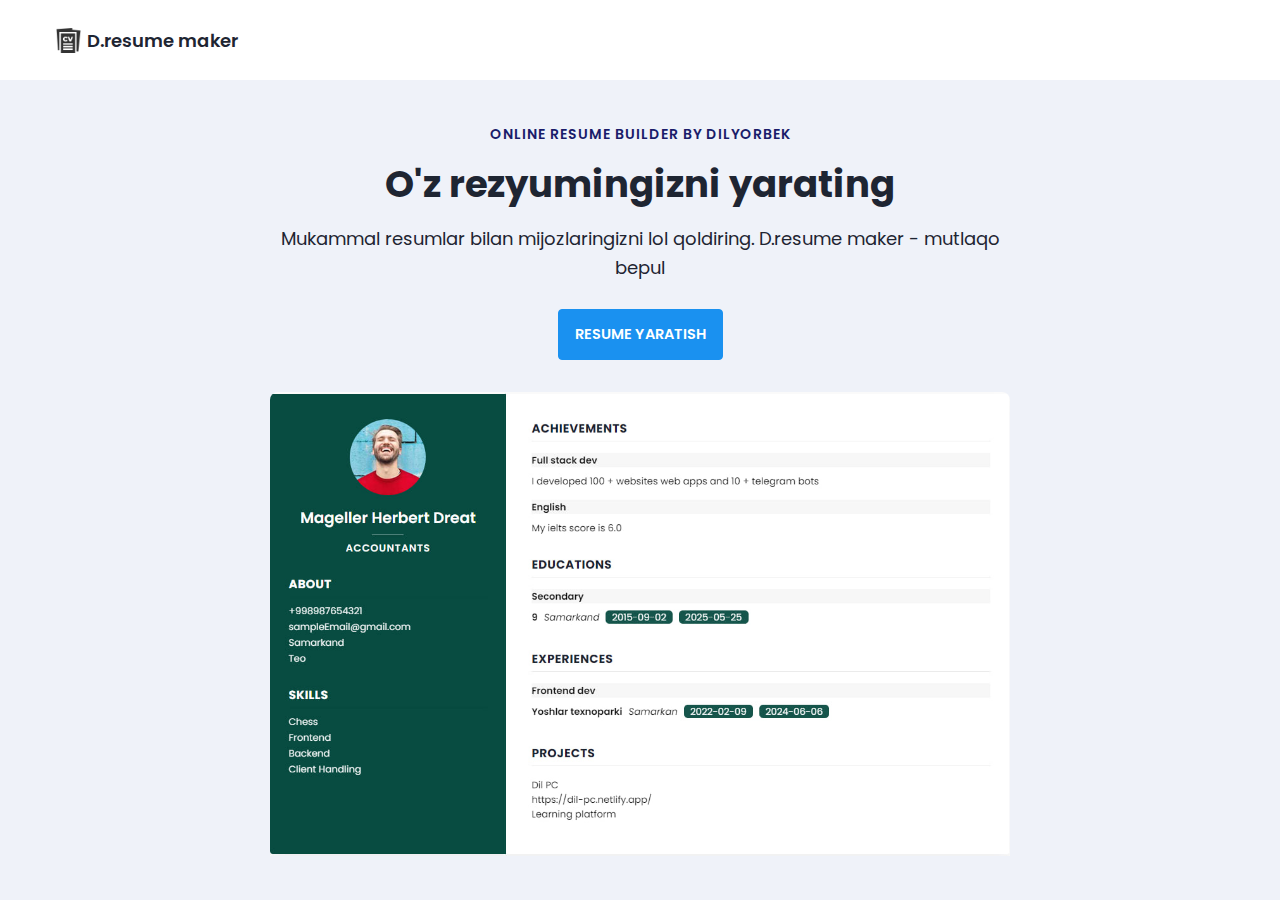
<file: index.html>
<!DOCTYPE html>
<html>

<head>
    <meta charset="utf-8">
    <meta http-equiv="X-UA-Compatible" content="IE=edge">
    <title>Home Page</title>
    <meta name="description" content="">
    <meta name="viewport" content="width=device-width, initial-scale=1">
    <link rel="stylesheet" href="assets/css/main.css">
</head>

<body>

    <nav class="navbar bg-white">
        <div class="container">
            <div class="navbar-content">
                <div class="brand-and-toggler">
                    <a href="/" class="navbar-brand">
                        <img src="assets/images/curriculum-vitae.png" alt="" class="navbar-brand-icon">
                        <span class="navbar-brand-text">D.resume maker </span>
                    </a>
            
                </div>
            </div>
        </div>
    </nav>

    <header class="header bg-bright" id="header">
        <div class="container">
            <div class="header-content text-center">
                <h6 class="text-uppercase text-blue-dark fs-14 fw-6 ls-1">online resume builder by Dilyorbek</h6>
                <h1 class="lg-title">O'z rezyumingizni yarating</h1>
                <p class="text-dark fs-18">Mukammal resumlar bilan mijozlaringizni lol qoldiring. D.resume maker - mutlaqo bepul</p>
                <a href="/resume" class="btn btn-primary text-uppercase">Resume yaratish</a>
                <img src="/assets/images/smaple-resume.jpg">
            </div>
        </div>
    </header>

 



</body>

</html>
</file>
<file: assets/css/main.css>
@import url("https://fonts.googleapis.com/css2?family=Manrope:wght@200;300;400;500;600;700;800&family=Poppins:ital,wght@0,100;0,200;0,300;0,400;0,500;0,600;0,700;0,800;0,900;1,100;1,200;1,300;1,400;1,500;1,600;1,700;1,800;1,900&display=swap");

:root {
    --clr-blue: #1a91f0;
    --clr-blue-mid: #1170cd;
    --clr-blue-dark: #1a1c6a;
    --clr-white: #fff;
    --clr-bright: #eff2f9;
    --clr-dark: #1e2532;
    --clr-black: #000;
    --clr-grey: #656e83;
    --clr-green: #084c41;
    --font-poppins: "Poppins", sans-serif;
    --font-manrope: "Manrope", sans-serif;
    --transition: all 300ms ease-in-out;
}

* {
    padding: 0;
    margin: 0;
    box-sizing: border-box;
}

html {
    font-size: 10px;
}

body {
    font-size: 1.6rem;
    font-family: var(--font-poppins);
}

button {
    border: none;
    background-color: transparent;
    outline: 0;
    cursor: pointer;
    font-family: inherit;
}

img {
    width: 100%;
    display: block;
}

a {
    text-decoration: none;
}

/* fonts */
.font-poppins {
    font-family: var(--font-poppins);
}
.font-manrope {
    font-family: var(--font-manrope);
}

/* text colors */
.text-blue {
    color: var(--clr-blue);
}
.text-blue-mid {
    color: var(--clr-blue-mid);
}
.text-blue-dark {
    color: var(--clr-blue-dark);
}
.text-bright {
    color: var(--clr-bright);
}
.text-dark {
    color: var(--clr-dark);
}
.text-grey {
    color: var(--clr-grey);
}
.text-white {
    color: var(--clr-white);
}

/* backgrounds */
.bg-blue {
    background-color: var(--clr-blue);
}
.bg-blue-mid {
    background-color: var(--clr-blue-mid);
}
.bg-blue-dark {
    background-color: var(--clr-blue-dark);
}
.bg-bright {
    background-color: var(--clr-bright);
}
.bg-dark {
    background-color: var(--clr-dark);
}
.bg-grey {
    background-color: var(--clr-grey);
}
.bg-white {
    background-color: var(--clr-white);
}
.bg-black {
    background-color: var(--clr-black);
}
.bg-green {
    background-color: var(--clr-green);
}

.text-center {
    text-align: center;
}
.text-left {
    text-align: left;
}
.text-right {
    text-align: right;
}
.text-uppercase {
    text-transform: uppercase;
}
.text-lowercase {
    text-transform: lowercase;
}
.text-capitalize {
    text-transform: capitalize;
}
.text {
    color: var(--clr-dark);
    opacity: 0.9;
    margin: 2rem 0;
    line-height: 1.6;
}

.fw-2 {
    font-weight: 200;
}
.fw-3 {
    font-weight: 300;
}
.fw-4 {
    font-weight: 400;
}
.fw-5 {
    font-weight: 500;
}
.fw-6 {
    font-weight: 600;
}
.fw-7 {
    font-weight: 700;
}
.fw-8 {
    font-weight: 800;
}

.fs-13 {
    font-size: 13px;
}
.fs-14 {
    font-size: 14px;
}
.fs-15 {
    font-size: 15px;
}
.fs-16 {
    font-size: 16px;
}
.fs-17 {
    font-size: 17px;
}
.fs-18 {
    font-size: 18px;
}
.fs-19 {
    font-size: 19px;
}
.fs-20 {
    font-size: 20px;
}
.fs-21 {
    font-size: 21px;
}
.fs-22 {
    font-size: 22px;
}
.fs-23 {
    font-size: 23px;
}
.fs-24 {
    font-size: 24px;
}
.fs-25 {
    font-size: 25px;
}

.ls-1 {
    letter-spacing: 1px;
}
.ls-2 {
    letter-spacing: 2px;
}

.container {
    max-width: 1200px;
    margin: 0 auto;
    padding: 0 1.6rem;
}

/* bars button */
.bars {
    display: flex;
    flex-direction: column;
    justify-content: space-between;
    height: 16.5px;
    width: 25px;
}
.bars .bar {
    width: 100%;
    height: 2px;
    background-color: var(--clr-blue);
    transition: var(--transition);
}

.bars:hover .bar {
    background-color: var(--clr-dark);
}

/* buttons */
.btn {
    font-size: 14.5px;
    font-weight: 600;
    padding: 1.4rem 1.6rem;
    border-radius: 4px;
    display: inline-block;
}

.btn-primary {
    background-color: var(--clr-blue);
    color: var(--clr-white);
    border: 1px solid var(--clr-blue);
    transition: var(--transition);
}

.btn-primary:hover {
    background-color: transparent;
    color: var(--clr-dark);
    border-color: var(--clr-grey);
}

.btn-secondary {
    background-color: transparent;
    color: var(--clr-dark);
    border: 1px solid var(--clr-grey);
    transition: var(--transition);
}

.btn-secondary:hover {
    background-color: var(--clr-blue);
    color: var(--clr-white);
    border-color: var(--clr-blue);
}

.btn-group button:first-child,
.btn-group a:first-child {
    margin-right: 1rem !important;
}

/* navbar part */
.navbar {
    height: 80px;
    display: flex;
    align-items: center;
    box-shadow: rgba(0, 0, 0, 0.08) 0px 3px 8px;
}

.navbar .container {
    width: 100%;
}

.navbar-brand {
    display: flex;
    align-items: center;
    justify-content: flex-start;
    font-size: 1.8rem;
}
.navbar-brand-text {
    color: var(--clr-dark);
    font-weight: 600;
}
.navbar-brand-text span {
    color: var(--clr-green);
}
.navbar-brand-icon {
    width: 25px;
    margin-right: 6px;
    opacity: 0.8;
}
.brand-and-toggler {
    display: flex;
    align-items: center;
    justify-content: space-between;
}
.header {
    min-height: calc(100vh - 80px);
    display: flex;
    flex-direction: column;
    align-items: center;
    justify-content: center;
}
.header-content {
    max-width: 740px;
    margin-right: auto;
    margin-left: auto;
}
.header-content img {
    max-width: 760px;
    border-top-right-radius: 8px;
    border-top-left-radius: 8px;
    margin-top: 3.2rem;
}
.lg-title {
    margin: 1.4rem 0;
    font-size: 37px;
    line-height: 1.4;
    color: var(--clr-dark);
}
.header-content p {
    margin-bottom: 2.6rem;
    line-height: 1.6;
}

/* section one */
.section-one {
    padding: 64px 0;
    min-height: 80vh;
    display: flex;
    align-items: center;
}
.section-one-l img {
    max-width: 545px;
    margin-right: auto;
    margin-left: auto;
}
.section-one-r {
    margin-top: 4rem;
}

.section-one .btn-group {
    margin-top: 2rem;
}
.section-one-r {
    max-width: 545px;
    margin-right: auto;
    margin-left: auto;
}
.section-one-r .btn-group {
    margin-top: 3rem;
}

/* section two */
.section-two {
    padding: 64px 0;
}
.section-two .section-items {
    display: grid;
    gap: 2rem;
}

.section-two .section-item {
    max-width: 350px;
    text-align: center;
    margin-right: auto;
    margin-left: auto;
}
.section-two .section-item-icon {
    margin: 1rem 0;
}
.section-two .section-item-icon img {
    width: 80px;
    margin-right: auto;
    margin-left: auto;
}
.section-two .section-item-title {
    color: var(--clr-blue-dark);
    font-size: 1.8rem;
    font-weight: 600;
}
.section-two .text {
    margin: 0.9rem 0;
}

/* footer */
.footer {
    padding: 3rem 0;
}
.footer-content p {
    color: var(--clr-grey);
}
.footer-content p span {
    color: var(--clr-white);
}

/* media queries */
@media screen and (min-width: 768px) {
    .section-two .section-items {
        grid-template-columns: repeat(2, 1fr);
    }
}

@media screen and (min-width: 992px) {
    .section-one-content {
        display: grid;
        grid-template-columns: repeat(2, 1fr);
        column-gap: 3rem;
    }
    .section-one-r {
        text-align: left;
    }
    .section-two .section-items {
        grid-template-columns: repeat(3, 1fr);
    }
    .section-two .section-item {
        text-align: left;
    }
    .section-two .section-item-icon img {
        margin-left: 0;
    }
}

/* resume page */
#about-sc {
    padding: 64px 0;
}

.cv-form-row-title {
    background-color: var(--clr-dark);
    padding: 0.8rem 1.6rem;
    margin-bottom: 2rem;
}

.cv-form-row-title h3 {
    color: var(--clr-white);
    font-weight: 500;
    text-transform: uppercase;
    letter-spacing: 1.5px;
    font-size: 1.7rem;
}
.cv-form-blk {
    margin: 3rem 0;
}
.cv-form-row {
    padding: 3rem 2rem 0 2rem;
    border: 1px solid rgba(0, 0, 0, 0.08);
    margin-bottom: 1rem;
    position: relative;
}
textarea {
    resize: none;
}
.form-elem {
    margin-bottom: 3rem;
    position: relative;
}
.form-label {
    display: block;
    font-weight: 600;
    font-size: 14px;
    color: var(--clr-dark);
    margin-bottom: 0.5rem;
}
.form-control {
    border-radius: none;
    border: 1px solid rgba(0, 0, 0, 0.1);
    font-size: 14px;
    padding: 0.8rem 1.6rem;
    font-family: inherit;
    width: 100%;
    outline: 0;
    transition: var(--transition);
}

.form-control:focus {
    border-color: rgba(0, 0, 0, 0.3);
}
.form-text {
    color: #ca0b00;
    font-size: 12px;
    position: absolute;
    letter-spacing: 0.5px;
    top: calc(100% + 2px);
    left: 0;
    width: 100%;
}
.cols-3,
.cols-2 {
    display: grid;
}
.repeater-add-btn {
    width: 25px;
    height: 25px;
    background-color: var(--clr-blue-mid);
    font-size: 1.6rem;
    color: var(--clr-white);
    margin: 1rem 0;
}
.repeater-remove-btn {
    position: absolute;
    top: 10px;
    right: 10px;
    z-index: 999;
    width: 25px;
    height: 25px;
    border-radius: 50%;
    background-color: #ca0b00;
    color: var(--clr-white);
    font-size: 1.6rem;
}

/* preview section */
.preview-cnt {
    border-radius: 5px;
    display: grid;
    grid-template-columns: 32% auto;
    box-shadow: rgba(149, 157, 165, 0.2) 0px 8px 24px;
    overflow: hidden;
}

.preview-cnt-l {
    padding: 3rem 3rem 2rem 3rem;
}
.preview-cnt-r {
    padding: 3rem 3rem 3rem 4rem;
}
.preview-cnt-l .preview-blk:nth-child(1) {
    text-align: center;
}
.preview-image {
    width: 120px;
    height: 120px;
    border-radius: 50%;
    overflow: hidden;
    margin-right: auto;
    margin-left: auto;
}
.preview-image img {
    width: 100%;
    height: 100%;
    object-fit: cover;
}
.preview-item-name {
    font-size: 2.4rem;
    font-weight: 600;
    margin: 1.8rem 0;
    position: relative;
}
.preview-item-name::after {
    position: absolute;
    content: "";
    bottom: -10px;
    width: 50px;
    height: 1.5px;
    background-color: rgba(255, 255, 255, 0.5);
    left: 50%;
    transform: translateX(-50%);
}
.preview-blk {
    padding: 1rem 0;
    margin-bottom: 1rem;
}
.preview-blk-title h3 {
    text-transform: uppercase;
    letter-spacing: 0.5px;
    border-bottom: 0.5px solid rgba(0, 0, 0, 0.08);
    padding-bottom: 0.5rem;
}
.preview-blk-title {
    margin-bottom: 1rem;
}
.preview-blk-list .preview-item {
    font-size: 1.5rem;
    margin-bottom: 0.2rem;
    opacity: 0.95;
}
.preview-cnt-r .preview-blk-title {
    color: var(--clr-dark);
}
.preview-cnt-r .preview-blk-list .preview-item {
    margin-top: 1.8rem;
}

.achievements-items.preview-blk-list .preview-item span:first-child,
.educations-items.preview-blk-list .preview-item span:first-child,
.experiences-items.preview-blk-list .preview-item span:first-child {
    display: block;
    font-weight: 600;
    margin-bottom: 1rem;
    background-color: rgba(0, 0, 0, 0.03);
}

.educations-items.preview-blk-list .preview-item span:nth-child(2),
.experiences-items.preview-blk-list .preview-item span:nth-child(2) {
    font-weight: 600;
    margin-right: 1rem;
}

.educations-items.preview-blk-list .preview-item span:nth-child(3),
.experiences-items.preview-blk-list .preview-item span:nth-child(3) {
    font-style: italic;
    margin-right: 1rem;
}

.educations-items.preview-blk-list .preview-item span:nth-child(4),
.educations-items.preview-blk-list .preview-item span:nth-child(5),
.experiences-items.preview-blk-list .preview-item span:nth-child(4),
.experiences-items.preview-blk-list .preview-item span:nth-child(5) {
    margin-right: 1rem;
    background-color: var(--clr-green);
    color: var(--clr-white);
    padding: 0 1rem;
    border-radius: 0.6rem;
}

.educations-items.preview-blk-list .preview-item span:nth-child(6),
.experiences-items.preview-blk-list .preview-item span:nth-child(6) {
    font-size: 13.5px;
    display: block;
    opacity: 0.8;
    margin-top: 1rem;
}
.projects-items.preview-blk-list .preview-item span {
    display: block;
}

@media screen and (min-width: 768px) {
    .cols-3 {
        grid-template-columns: repeat(3, 1fr);
        column-gap: 2rem;
    }
    .cols-2 {
        grid-template-columns: repeat(2, 1fr);
        column-gap: 2rem;
    }
}

@media screen and (min-width: 992px) {
    .cv-form-row {
        padding: 3rem 3rem 0rem 3rem;
    }
    .cols-3 {
        grid-template-columns: repeat(3, 1fr);
    }
}

.print-btn-sc {
    margin: 2rem 0 6rem 0;
}

/* print section */
@media print {
    body * {
        visibility: hidden;
    }

    .non_print_area {
        display: none;
    }

    .print_area,
    .print_area * {
        visibility: visible;
    }

    .print_area {
        width: 100%;
        position: absolute;
        left: 0;
        top: 0;
        overflow: hidden;
    }
}
</file>
